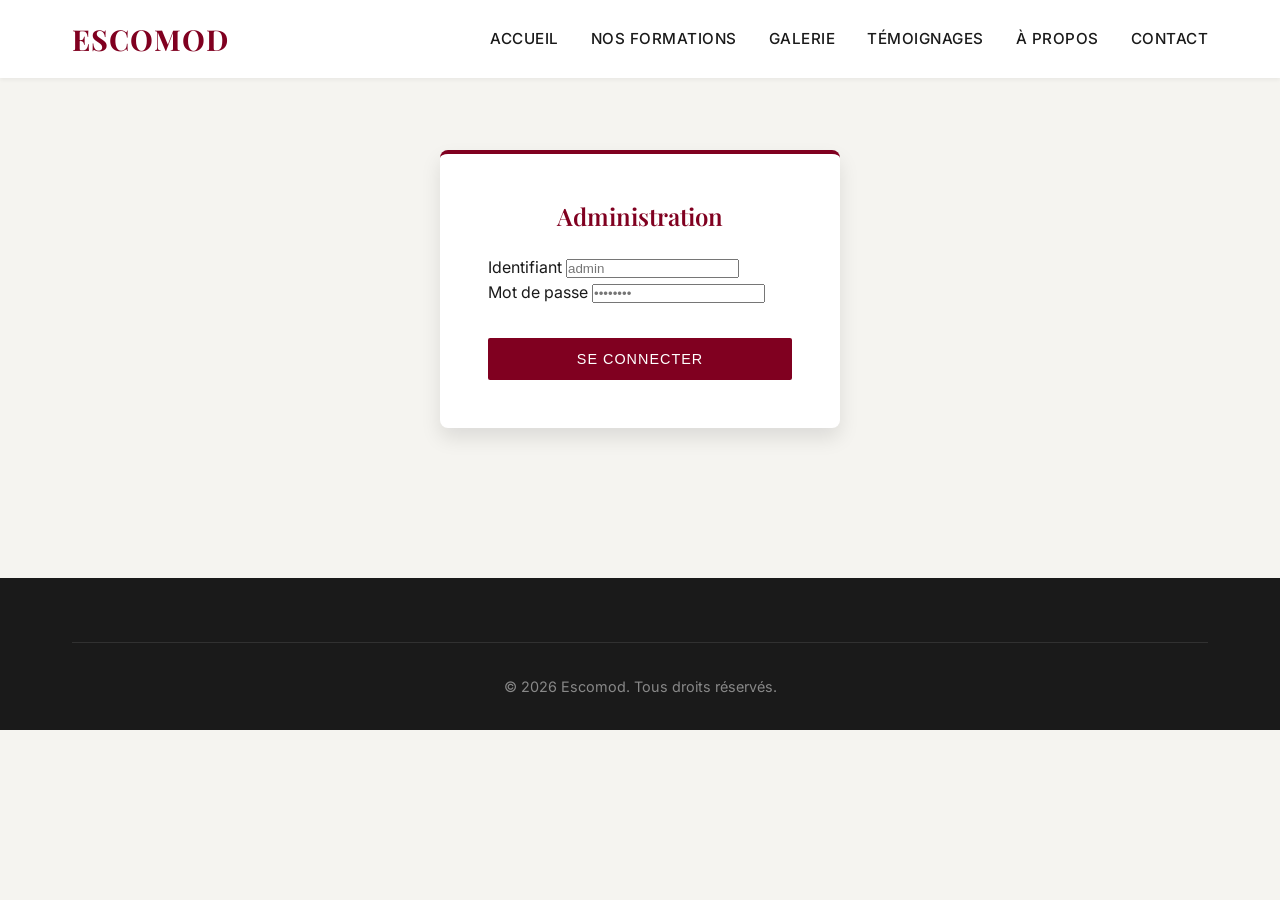
<file: admin.html>
<!DOCTYPE html>
<html lang="fr">
<head>
    <meta charset="UTF-8">
    <meta name="viewport" content="width=device-width, initial-scale=1.0">
    <title>Administration - Escomod</title>
    
    <link rel="preconnect" href="https://fonts.googleapis.com">
    <link rel="preconnect" href="https://fonts.gstatic.com" crossorigin>
    <link href="https://fonts.googleapis.com/css2?family=Inter:wght@300;400;500;600&family=Playfair+Display:wght@400;600;700&display=swap" rel="stylesheet">
    <link rel="stylesheet" href="https://cdnjs.cloudflare.com/ajax/libs/font-awesome/6.4.0/css/all.min.css">
    <link rel="stylesheet" href="css/style.css">

    <style>
        body {
            background-color: #f5f4f0;
        }
        .admin-container {
            max-width: 1100px;
            margin: 120px auto 50px;
            padding: 0 2rem;
        }
        
        /* Login Card */
        .login-card {
            max-width: 400px;
            margin: 150px auto;
            background: var(--color-white);
            padding: 3rem;
            border-radius: 8px;
            box-shadow: var(--shadow-lg);
            border-top: 4px solid var(--color-primary);
        }
        .login-card h2 {
            font-family: var(--font-heading);
            color: var(--color-primary);
            margin-bottom: 1.5rem;
            text-align: center;
        }
        
        /* Dashboard Layout */
        .dashboard {
            display: none;
        }
        .dashboard.active {
            display: block;
        }
        .dashboard-header {
            display: flex;
            justify-content: space-between;
            align-items: center;
            border-bottom: 2px solid var(--color-primary);
            padding-bottom: 1rem;
            margin-bottom: 2.5rem;
        }
        .dashboard-header h1 {
            color: var(--color-primary);
        }
        
        .dashboard-grid {
            display: grid;
            grid-template-columns: 1fr 1.5fr;
            gap: 3rem;
        }
        @media (max-width: 768px) {
            .dashboard-grid {
                grid-template-columns: 1fr;
            }
        }
        
        /* Form Card */
        .admin-card {
            background: var(--color-white);
            padding: 2.5rem;
            border-radius: 6px;
            box-shadow: var(--shadow-sm);
            border: 1px solid #e2e0d9;
            height: fit-content;
        }
        .admin-card h2 {
            font-size: 1.5rem;
            color: var(--color-primary);
            margin-bottom: 1.5rem;
            border-bottom: 1px solid var(--color-grey);
            padding-bottom: 0.5rem;
        }
        
        .form-row {
            display: grid;
            grid-template-columns: 1fr 1fr;
            gap: 1rem;
        }
        
        /* Table/List of items */
        .media-list {
            display: flex;
            flex-direction: column;
            gap: 1rem;
            max-height: 600px;
            overflow-y: auto;
            padding-right: 0.5rem;
        }
        .media-item {
            display: flex;
            align-items: center;
            justify-content: space-between;
            padding: 1rem;
            background: var(--color-bg);
            border-radius: 4px;
            border: 1px solid var(--color-grey);
            gap: 1rem;
        }
        .media-info {
            display: flex;
            align-items: center;
            gap: 1rem;
        }
        .media-thumb {
            width: 50px;
            height: 50px;
            border-radius: 4px;
            object-fit: cover;
            background-color: #333;
            display: flex;
            align-items: center;
            justify-content: center;
            color: white;
            font-size: 1.2rem;
        }
        .media-details h4 {
            font-size: 1rem;
            margin-bottom: 0.2rem;
        }
        .media-details p {
            font-size: 0.8rem;
            color: var(--color-grey-dark);
        }
        
        .badge {
            display: inline-block;
            padding: 0.2rem 0.5rem;
            font-size: 0.75rem;
            font-weight: 600;
            text-transform: uppercase;
            border-radius: 3px;
            margin-top: 0.2rem;
        }
        .badge-photo {
            background-color: #e3f2fd;
            color: #1565c0;
        }
        .badge-video {
            background-color: #fff3e0;
            color: #e65100;
        }
        
        .btn-delete {
            background-color: #ffebee;
            color: #c62828;
            padding: 0.5rem;
            border-radius: 4px;
            cursor: pointer;
            transition: all var(--transition-fast);
            border: none;
        }
        .btn-delete:hover {
            background-color: #c62828;
            color: white;
        }
        
        /* Export utility modal/box */
        .export-box {
            margin-top: 2rem;
            background-color: #1e1e1e;
            color: #d4d4d4;
            padding: 1.5rem;
            border-radius: 4px;
            font-family: monospace;
            font-size: 0.85rem;
            max-height: 250px;
            overflow-y: auto;
            white-space: pre-wrap;
            display: none;
        }
    </style>
</head>
<body>

    <!-- Navbar -->
    <nav class="navbar" style="background-color: var(--color-white);">
        <div class="container">
            <a href="index.html" class="logo">ESCOMOD</a>
            <div class="nav-links">
                <a href="index.html">Accueil</a>
                <a href="formations.html">Nos formations</a>
                <a href="galerie.html">Galerie</a>
                <a href="temoignages.html">Témoignages</a>
                <a href="a-propos.html">À propos</a>
                <a href="contact.html">Contact</a>
                <a href="#" class="btn btn-primary" id="btn-logout-nav" style="display: none; padding: 0.4rem 1rem; font-size: 0.8rem;">Déconnexion</a>
            </div>
            <div class="menu-toggle"><i class="fas fa-bars"></i></div>
        </div>
    </nav>

    <div class="admin-container">
        
        <!-- LOGIN CARD -->
        <div id="login-container" class="login-card">
            <h2>Administration</h2>
            <div id="login-error" style="color: red; font-size: 0.9rem; margin-bottom: 1rem; display: none; text-align: center;">Mot de passe incorrect.</div>
            <form id="login-form">
                <div class="form-group">
                    <label for="username">Identifiant</label>
                    <input type="text" id="username" class="form-control" placeholder="admin" required autocomplete="username">
                </div>
                <div class="form-group" style="margin-bottom: 2rem;">
                    <label for="password">Mot de passe</label>
                    <input type="password" id="password" class="form-control" placeholder="••••••••" required autocomplete="current-password">
                </div>
                <button type="submit" class="btn btn-primary" style="width: 100%;">Se connecter</button>
            </form>
        </div>

        <!-- DASHBOARD PANEL -->
        <div id="dashboard-container" class="dashboard">
            <div class="dashboard-header">
                <h1>Panneau de Contrôle Galerie</h1>
                <button class="btn btn-outline" id="btn-logout" style="padding: 0.5rem 1.2rem; font-size: 0.85rem;">Déconnexion</button>
            </div>

            <div class="dashboard-grid">
                <!-- FORMULAIRE D'AJOUT -->
                <div class="admin-card">
                    <h2>Ajouter un Média</h2>
                    <form id="add-media-form">
                        
                        <div class="form-row">
                            <div class="form-group">
                                <label for="title_fr">Titre (Français) *</label>
                                <input type="text" id="title_fr" class="form-control" placeholder="ex: Caftan Royal" required>
                            </div>
                            <div class="form-group">
                                <label for="title_ar">Titre (Arabe)</label>
                                <input type="text" id="title_ar" class="form-control" dir="rtl" placeholder="ex: قفطان ملكي">
                            </div>
                        </div>

                        <div class="form-row">
                            <div class="form-group">
                                <label for="desc_fr">Description / Collection (FR)</label>
                                <input type="text" id="desc_fr" class="form-control" placeholder="ex: Collection 2025">
                            </div>
                            <div class="form-group">
                                <label for="desc_ar">Description / Collection (AR)</label>
                                <input type="text" id="desc_ar" class="form-control" dir="rtl" placeholder="ex: مجموعة 2025">
                            </div>
                        </div>

                        <div class="form-group">
                            <label for="media_url">Lien / Chemin du fichier *</label>
                            <input type="text" id="media_url" class="form-control" placeholder="ex: images/galerie/projet.jpg ou videos/mon_video.mp4" required>
                            <small style="color: #888; font-size: 0.8rem;">Vous pouvez placer vos vidéos dans `videos/` et vos images dans `images/` et entrer leur chemin.</small>
                        </div>

                        <div class="form-row">
                            <div class="form-group">
                                <label for="media_type">Type de média</label>
                                <select id="media_type" class="form-control">
                                    <option value="photo">Photo</option>
                                    <option value="video">Vidéo</option>
                                </select>
                            </div>
                            <div class="form-group">
                                <label for="media_category">Catégorie</label>
                                <select id="media_category" class="form-control">
                                    <option value="pret_a_porter">Prêt-à-porter</option>
                                    <option value="haute_couture">Haute Couture</option>

                                </select>
                            </div>
                        </div>

                        <button type="submit" class="btn btn-primary" style="width: 100%; margin-top: 1rem;">Ajouter à la Galerie</button>
                    </form>

                    <div style="margin-top: 2rem; border-top: 1px solid var(--color-grey); padding-top: 1.5rem; display: flex; flex-direction: column; gap: 0.8rem;">
                        <button class="btn btn-outline" id="btn-export-json" style="width: 100%; font-size: 0.85rem;"><i class="fas fa-file-code"></i> Exporter les données (JSON)</button>
                        <button class="btn btn-outline" id="btn-reset" style="width: 100%; font-size: 0.85rem; color: #c62828; border-color: #c62828;"><i class="fas fa-undo"></i> Réinitialiser par défaut</button>
                    </div>

                    <div id="export-box-container" class="export-box"></div>
                </div>

                <!-- LISTE DES MEDIAS -->
                <div class="admin-card">
                    <h2>Médias de la Galerie (<span id="media-count">0</span>)</h2>
                    <div class="media-list" id="media-list-container">
                        <!-- Rempli dynamiquement -->
                    </div>
                </div>
            </div>
        </div>

    </div>

    <!-- Footer -->
    <footer class="footer">
        <div class="container">
            <div class="footer-bottom">
                <p>&copy; 2026 Escomod. Tous droits réservés.</p>
            </div>
        </div>
    </footer>

    <!-- Custom JS -->
    <script src="js/gallery.js"></script>
    <script>
        document.addEventListener('DOMContentLoaded', () => {
            const loginContainer = document.getElementById('login-container');
            const dashboardContainer = document.getElementById('dashboard-container');
            const loginForm = document.getElementById('login-form');
            const usernameInput = document.getElementById('username');
            const passwordInput = document.getElementById('password');
            const loginError = document.getElementById('login-error');
            const btnLogout = document.getElementById('btn-logout');
            const btnLogoutNav = document.getElementById('btn-logout-nav');
            
            const addMediaForm = document.getElementById('add-media-form');
            const mediaListContainer = document.getElementById('media-list-container');
            const mediaCountSpan = document.getElementById('media-count');
            const btnReset = document.getElementById('btn-reset');
            const btnExportJson = document.getElementById('btn-export-json');
            const exportBoxContainer = document.getElementById('export-box-container');

            // Authentication check
            const checkAuth = () => {
                if (sessionStorage.getItem('escomod_admin_auth') === 'true') {
                    loginContainer.style.display = 'none';
                    dashboardContainer.classList.add('active');
                    btnLogoutNav.style.display = 'inline-block';
                    loadDashboard();
                } else {
                    loginContainer.style.display = 'block';
                    dashboardContainer.classList.remove('active');
                    btnLogoutNav.style.display = 'none';
                }
            };

            // Login submit
            loginForm.addEventListener('submit', (e) => {
                e.preventDefault();
                const username = usernameInput.value.trim();
                const password = passwordInput.value.trim();

                // Simple admin login credential
                if (username === 'admin' && password === 'escomod2026') {
                    sessionStorage.setItem('escomod_admin_auth', 'true');
                    loginError.style.display = 'none';
                    usernameInput.value = '';
                    passwordInput.value = '';
                    checkAuth();
                } else {
                    loginError.style.display = 'block';
                }
            });

            // Logout
            const performLogout = () => {
                sessionStorage.removeItem('escomod_admin_auth');
                checkAuth();
            };
            btnLogout.addEventListener('click', performLogout);
            btnLogoutNav.addEventListener('click', (e) => {
                e.preventDefault();
                performLogout();
            });

            // Load dashboard media list
            function loadDashboard() {
                const items = getGalleryItems();
                mediaCountSpan.textContent = items.length;
                mediaListContainer.innerHTML = '';

                if (items.length === 0) {
                    mediaListContainer.innerHTML = '<p style="text-align: center; color: var(--color-grey-dark); padding: 2rem;">Aucun média dans la galerie.</p>';
                    return;
                }

                items.forEach(item => {
                    const mediaItem = document.createElement('div');
                    mediaItem.className = 'media-item';

                    const isVideo = item.type === 'video';
                    let thumbHtml = '';
                    if (isVideo) {
                        thumbHtml = `<div class="media-thumb"><i class="fas fa-play"></i></div>`;
                    } else {
                        thumbHtml = `<img src="${item.url}" class="media-thumb" onerror="this.outerHTML='<div class=\"media-thumb\"><i class=\"fas fa-image\"></i></div>'">`;
                    }

                    const badgeClass = isVideo ? 'badge-video' : 'badge-photo';
                    const badgeText = isVideo ? 'Vidéo' : 'Photo';
                    const categoryText = item.category === 'haute_couture' ? 'Haute Couture' : (item.category === 'pret_a_porter' ? 'Prêt-à-porter' : 'Défilé');

                    mediaItem.innerHTML = `
                        <div class="media-info">
                            ${thumbHtml}
                            <div class="media-details">
                                <h4>${item.title_fr} <span style="font-size:0.8rem; color:#888; font-weight:normal;">(${item.title_ar || 'Pas d\'arabe'})</span></h4>
                                <p>${item.desc_fr || 'Pas de description'} | Catégorie: ${categoryText}</p>
                                <span class="badge ${badgeClass}">${badgeText}</span>
                            </div>
                        </div>
                        <button class="btn-delete" data-id="${item.id}" title="Supprimer ce média"><i class="fas fa-trash-alt"></i></button>
                    `;

                    // Delete button event
                    mediaItem.querySelector('.btn-delete').addEventListener('click', (e) => {
                        const id = e.currentTarget.getAttribute('data-id');
                        if (confirm(`Voulez-vous vraiment supprimer "${item.title_fr}" de la galerie ?`)) {
                            deleteGalleryItem(id);
                            loadDashboard();
                            // masquer l'export s'il est ouvert
                            exportBoxContainer.style.display = 'none';
                        }
                    });

                    mediaListContainer.appendChild(mediaItem);
                });
            }

            // Form Submit for adding media
            addMediaForm.addEventListener('submit', (e) => {
                e.preventDefault();
                
                const title_fr = document.getElementById('title_fr').value.trim();
                const title_ar = document.getElementById('title_ar').value.trim();
                const desc_fr = document.getElementById('desc_fr').value.trim();
                const desc_ar = document.getElementById('desc_ar').value.trim();
                const url = document.getElementById('media_url').value.trim();
                const type = document.getElementById('media_type').value;
                const category = document.getElementById('media_category').value;

                addGalleryItem({
                    title_fr,
                    title_ar,
                    desc_fr,
                    desc_ar,
                    url,
                    type,
                    category
                });

                addMediaForm.reset();
                loadDashboard();
                exportBoxContainer.style.display = 'none';
                alert('Média ajouté avec succès !');
            });

            // Reset gallery
            btnReset.addEventListener('click', () => {
                if (confirm('Voulez-vous vraiment réinitialiser la galerie aux valeurs par défaut ? Vos modifications personnalisées seront perdues.')) {
                    resetGallery();
                    loadDashboard();
                    exportBoxContainer.style.display = 'none';
                }
            });

            // Export JSON
            btnExportJson.addEventListener('click', () => {
                const items = getGalleryItems();
                const jsonStr = JSON.stringify(items, null, 4);
                
                exportBoxContainer.textContent = `// Copiez ce code et remplacez le contenu de DEFAULT_GALLERY dans js/gallery.js pour pérenniser vos modifications dans le code source.\n\nconst DEFAULT_GALLERY = ${jsonStr};`;
                exportBoxContainer.style.display = 'block';
                exportBoxContainer.scrollIntoView({ behavior: 'smooth' });
            });

            // Init check
            checkAuth();
        });
    </script>
    <script src="js/main.js"></script>
</body>
</html>
</file>
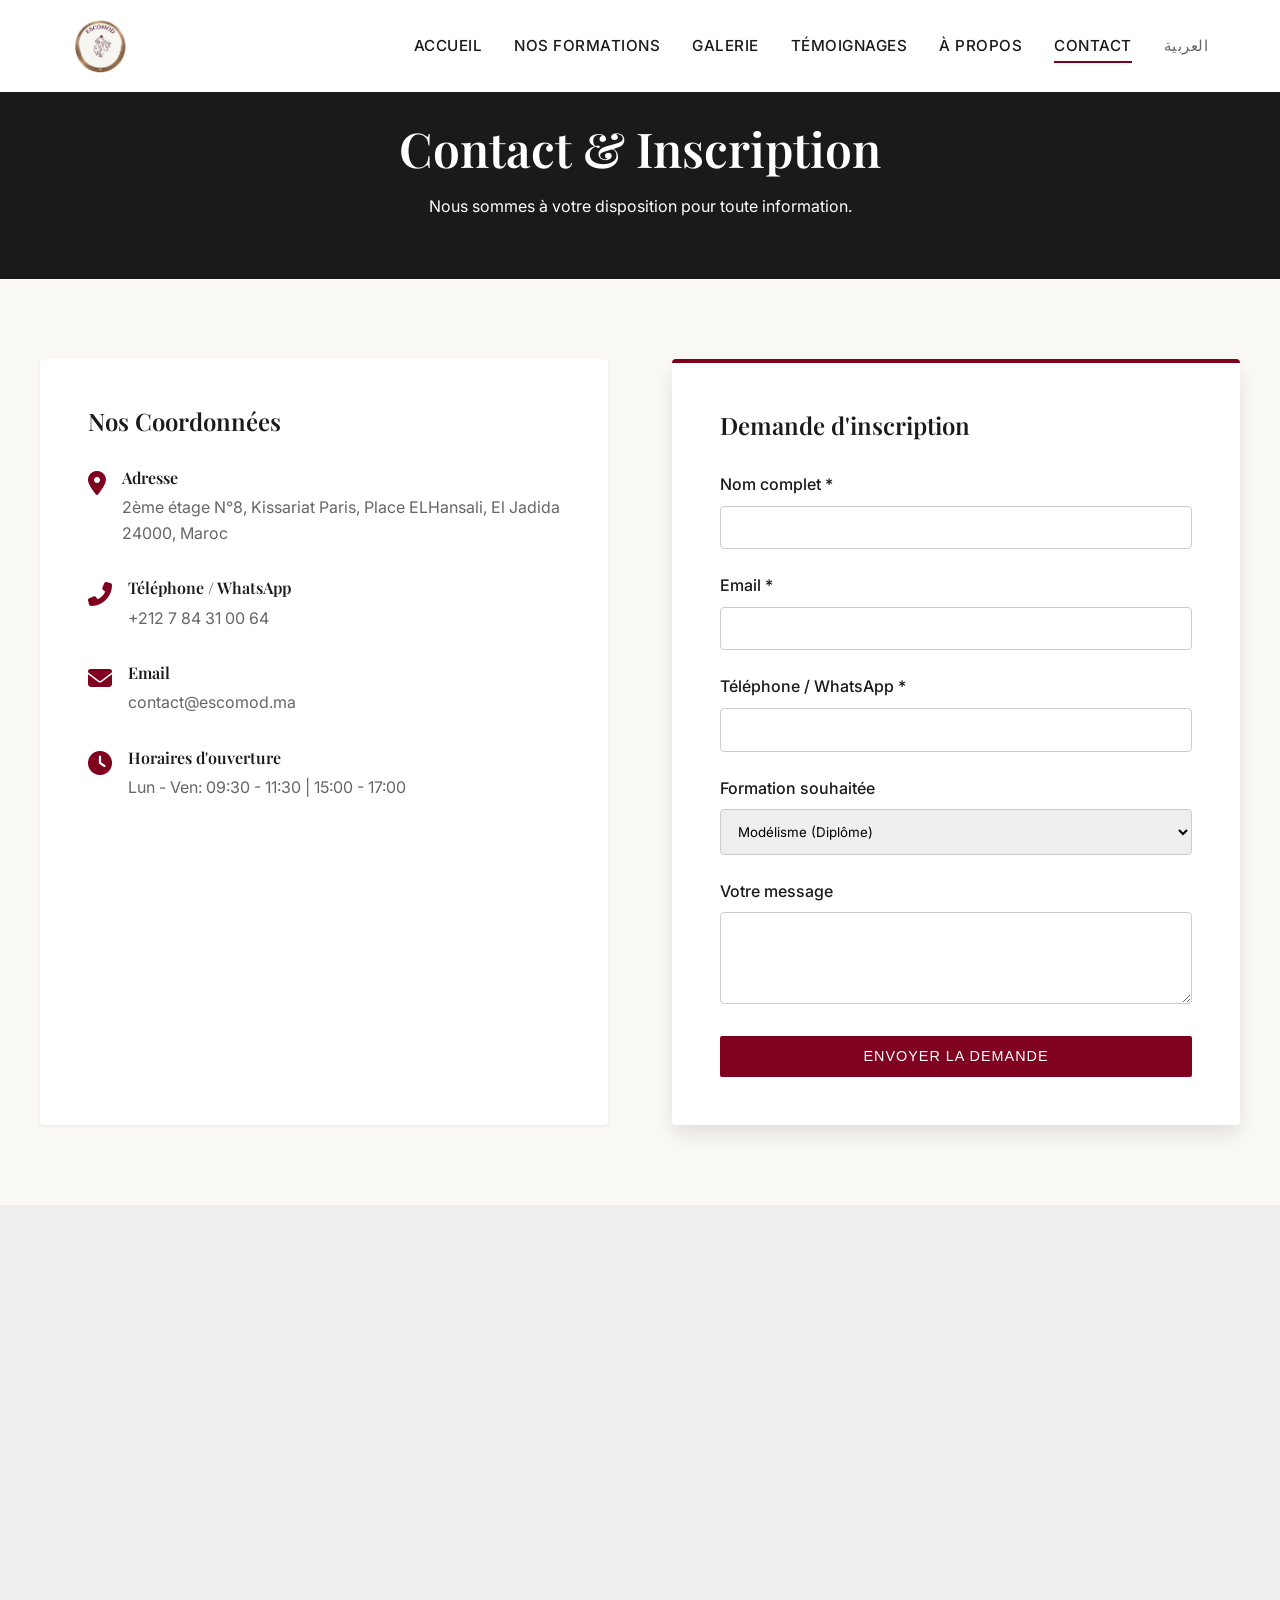
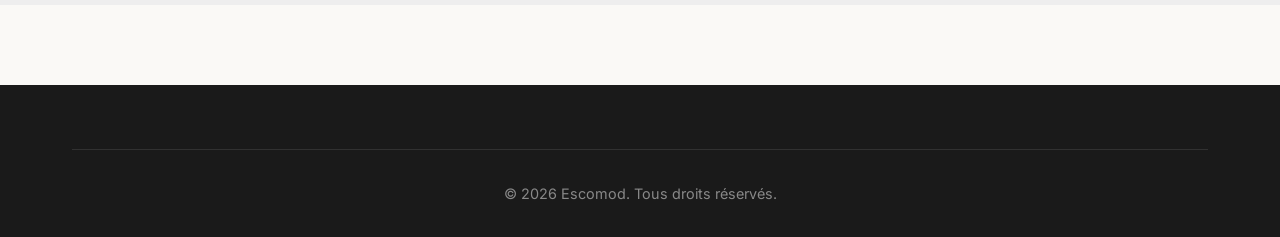
<file: contact.html>
<!DOCTYPE html>
<html lang="fr">

<head>
    <meta charset="UTF-8">
    <meta name="viewport" content="width=device-width, initial-scale=1.0">
    <title>Contact & Inscription - Escomod</title>
    <meta name="description"
        content="Contactez Escomod El Jadida pour vous inscrire à nos formations en couture et modélisme.">

    <link rel="preconnect" href="https://fonts.googleapis.com">
    <link rel="preconnect" href="https://fonts.gstatic.com" crossorigin>
    <link
        href="https://fonts.googleapis.com/css2?family=Inter:wght@300;400;500;600&family=Playfair+Display:wght@400;600;700&display=swap"
        rel="stylesheet">
    <link rel="stylesheet" href="https://cdnjs.cloudflare.com/ajax/libs/font-awesome/6.4.0/css/all.min.css">
    <link rel="stylesheet" href="css/style.css">

    <style>
        .page-header {
            padding: 120px 0 60px;
            background-color: var(--color-text);
            color: var(--color-white);
            text-align: center;
        }

        .page-header h1 {
            color: var(--color-white);
            font-size: 3rem;
            margin-bottom: 1rem;
        }

        .contact-section {
            padding: 5rem 0;
            display: grid;
            grid-template-columns: 1fr 1fr;
            gap: 4rem;
        }

        @media (max-width: 768px) {
            .contact-section {
                grid-template-columns: 1fr;
            }
        }

        .contact-info {
            background-color: var(--color-white);
            padding: 3rem;
            border-radius: 4px;
            box-shadow: var(--shadow-sm);
        }

        .info-item {
            display: flex;
            align-items: flex-start;
            gap: 1rem;
            margin-bottom: 2rem;
        }

        .info-item i {
            color: var(--color-primary);
            font-size: 1.5rem;
            margin-top: 0.2rem;
        }

        .info-item h4 {
            margin-bottom: 0.5rem;
        }

        .info-item p {
            color: var(--color-grey-dark);
        }

        /* Form */
        .contact-form {
            background-color: var(--color-white);
            padding: 3rem;
            border-radius: 4px;
            box-shadow: var(--shadow-lg);
            border-top: 4px solid var(--color-primary);
        }

        .form-group {
            margin-bottom: 1.5rem;
        }

        .form-group label {
            display: block;
            margin-bottom: 0.5rem;
            font-weight: 500;
        }

        .form-control {
            width: 100%;
            padding: 0.8rem;
            border: 1px solid #ccc;
            border-radius: 4px;
            font-family: inherit;
            transition: border-color var(--transition-fast);
        }

        .form-control:focus {
            outline: none;
            border-color: var(--color-primary);
        }

        .map-container {
            width: 100%;
            height: 400px;
            background-color: #eee;
            margin-bottom: 5rem;
        }
    </style>
</head>

<body>

    <!-- Navbar -->
    <nav class="navbar" style="background-color: var(--color-white);">
        <div class="container">
            <a href="index.html" class="logo"><img src="images/escomod_logo.png" alt="Escomod Logo" class="logo-img"></a>
            <div class="nav-links">
                <a href="index.html">Accueil</a>
                <a href="formations.html">Nos formations</a>
                <a href="galerie.html">Galerie</a>
                <a href="temoignages.html">Témoignages</a>
                <a href="a-propos.html">À propos</a>
                <a href="contact.html" class="active">Contact</a>
                <a href="ar/contact.html" class="lang-switch">العربية</a>
            </div>
            <div class="menu-toggle"><i class="fas fa-bars"></i></div>
        </div>
    </nav>

    <!-- Header -->
    <header class="page-header">
        <div class="container">
            <h1>Contact & Inscription</h1>
            <p>Nous sommes à votre disposition pour toute information.</p>
        </div>
    </header>

    <div class="container contact-section">
        <!-- Informations de contact -->
        <div class="contact-info">
            <h2 style="margin-bottom: 2rem;">Nos Coordonnées</h2>

            <div class="info-item">
                <i class="fas fa-map-marker-alt"></i>
                <div>
                    <h4>Adresse</h4>
                    <p>2ème étage N°8, Kissariat Paris, Place ELHansali, El Jadida
                        24000, Maroc</p>
                </div>
            </div>

            <div class="info-item">
                <i class="fas fa-phone-alt"></i>
                <div>
                    <h4>Téléphone / WhatsApp</h4>
                    <p><a href="https://wa.me/212600000000">+212 7 84 31 00 64</a></p>
                </div>
            </div>

            <div class="info-item">
                <i class="fas fa-envelope"></i>
                <div>
                    <h4>Email</h4>
                    <p><a href="mailto:contact@escomod.ma">contact@escomod.ma</a></p>
                </div>
            </div>

            <div class="info-item">
                <i class="fas fa-clock"></i>
                <div>
                    <h4>Horaires d'ouverture</h4>
                    <p> Lun - Ven: 09:30 - 11:30 | 15:00 - 17:00</p>
                </div>
            </div>
        </div>

        <!-- Formulaire -->
        <div class="contact-form">
            <h2 style="margin-bottom: 2rem;">Demande d'inscription</h2>
            <!-- Formulaire via Formspree -->
            <form id="contact-form" action="https://formspree.io/f/mlgvzajv" method="POST">
                <input type="hidden" name="_subject" value="Demande d'inscription" />
                <div class="form-group">
                    <label for="name">Nom complet *</label>
                    <input type="text" id="name" name="name" class="form-control" required>
                </div>
                <div class="form-group">
                    <label for="email">Email *</label>
                    <input type="email" id="email" name="_replyto" class="form-control" required>
                </div>
                <div class="form-group">
                    <label for="phone">Téléphone / WhatsApp *</label>
                    <input type="tel" id="phone" name="phone" class="form-control" required>
                </div>
                <div class="form-group">
                    <label for="formation">Formation souhaitée</label>
                    <select id="formation" name="formation" class="form-control">
                        <option value="modelisme">Modélisme (Diplôme)</option>
                        <option value="coupe_couture">Coupe et couture (Diplôme)</option>
                        <option value="coupe_couture_traditionnelle">Coupe et couture traditionnelles (Attestation)
                        </option>
                        <option value="autre">Autre demande</option>
                    </select>
                </div>
                <div class="form-group">
                    <label for="message">Votre message</label>
                    <textarea id="message" name="message" rows="4" class="form-control"></textarea>
                </div>
                <button type="submit" class="btn btn-primary" style="width: 100%;">Envoyer la demande</button>
            </form>
        </div>
    </div>

    <!-- Google Maps -->
    <div class="map-container">
        <iframe
            src="https://www.google.com/maps/embed?pb=!1m18!1m12!1m3!1d3336.49310184638!2d-8.502914!3d33.2535808!2m3!1f0!2f0!3f0!3m2!1i1024!2i768!4f13.1!3m3!1m2!1s0xda91d12a5b46f37%3A0xebe96d82ffaba8bd!2sEscomod%20-%20Ecole%20sp%C3%A9ciale%20de%20couture%20et%20de%20mod%C3%A9lisme!5e0!3m2!1sfr!2sma!4v1780013951163!5m2!1sfr!2sma"
            width="100%" height="450" style="border:0;" allowfullscreen="" loading="lazy"
            referrerpolicy="no-referrer-when-downgrade"></iframe>
    </div>

    <!-- Footer -->
    <footer class="footer">
        <div class="container">
            <div class="footer-bottom">
                <p>&copy; 2026 Escomod. Tous droits réservés.</p>
            </div>
        </div>
    </footer>

    <script src="js/main.js"></script>
</body>

</html>
</file>
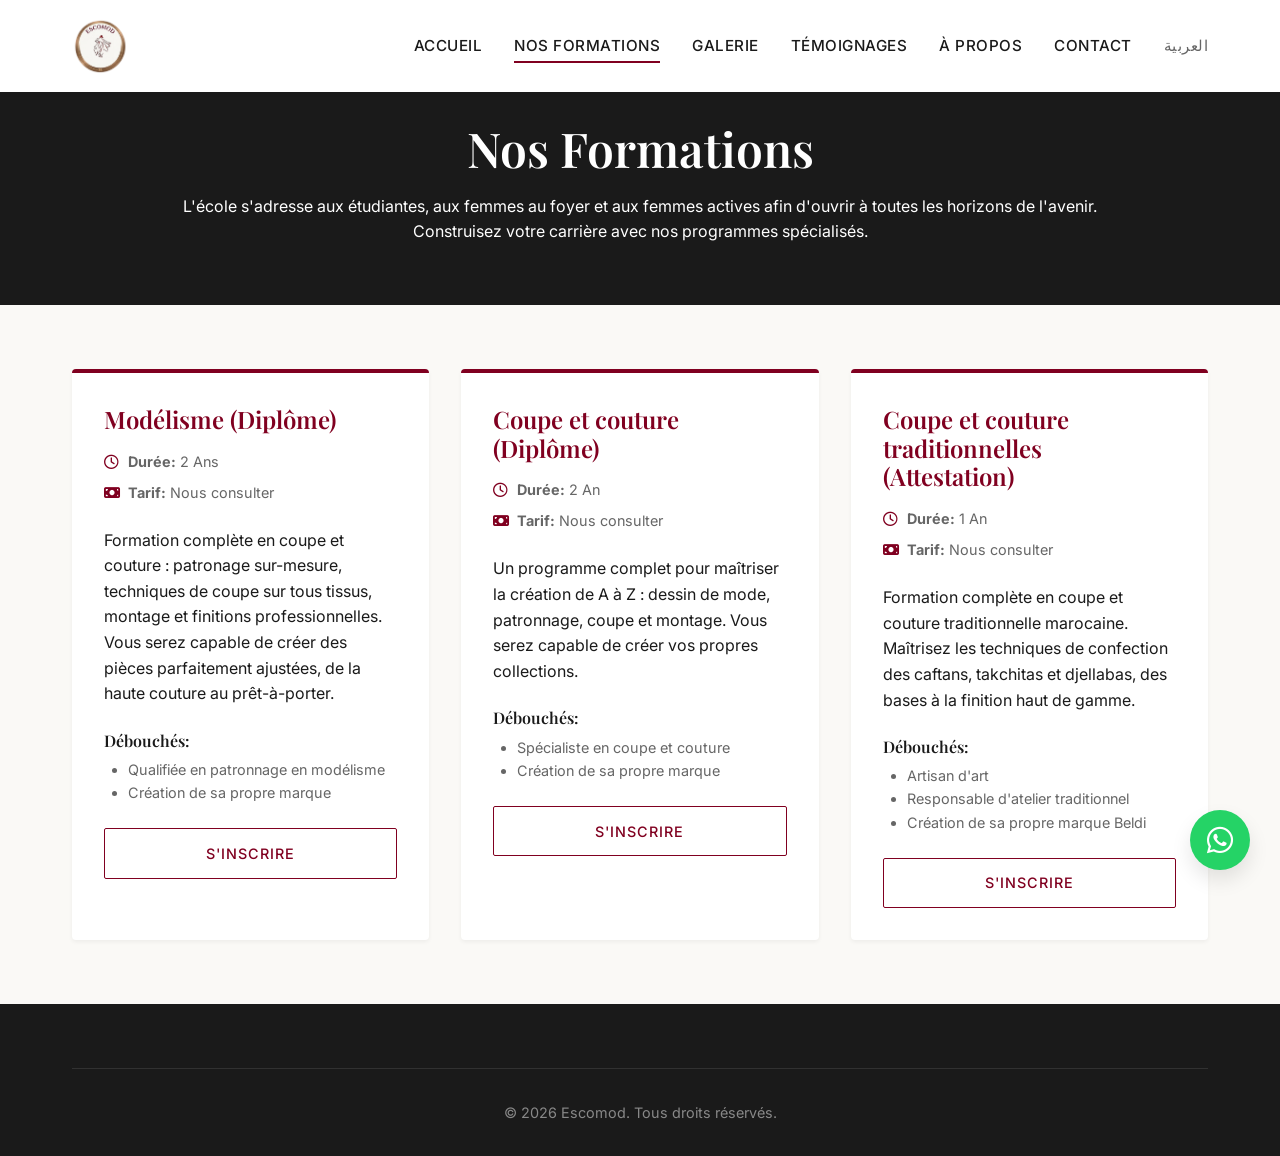
<file: formations.html>
<!DOCTYPE html>
<html lang="fr">

<head>
    <meta charset="UTF-8">
    <meta name="viewport" content="width=device-width, initial-scale=1.0">
    <title>Nos Formations - Escomod</title>
    <meta name="description"
        content="Découvrez nos formations professionnelles en stylisme, modélisme et haute couture à El Jadida.">

    <link rel="preconnect" href="https://fonts.googleapis.com">
    <link rel="preconnect" href="https://fonts.gstatic.com" crossorigin>
    <link
        href="https://fonts.googleapis.com/css2?family=Inter:wght@300;400;500;600&family=Playfair+Display:wght@400;600;700&display=swap"
        rel="stylesheet">
    <link rel="stylesheet" href="https://cdnjs.cloudflare.com/ajax/libs/font-awesome/6.4.0/css/all.min.css">
    <link rel="stylesheet" href="css/style.css">

    <style>
        .page-header {
            padding: 120px 0 60px;
            background-color: var(--color-text);
            color: var(--color-white);
            text-align: center;
        }

        .page-header h1 {
            color: var(--color-white);
            font-size: 3rem;
            margin-bottom: 1rem;
        }

        .courses-grid {
            display: grid;
            grid-template-columns: repeat(auto-fit, minmax(300px, 1fr));
            gap: 2rem;
            padding: 4rem 0;
        }

        .course-card {
            background: var(--color-white);
            border-radius: 4px;
            overflow: hidden;
            box-shadow: var(--shadow-sm);
            transition: transform var(--transition-normal);
            border-top: 4px solid var(--color-primary);
        }

        .course-card:hover {
            transform: translateY(-5px);
            box-shadow: var(--shadow-md);
        }

        .course-content {
            padding: 2rem;
        }

        .course-title {
            font-size: 1.5rem;
            margin-bottom: 1rem;
            color: var(--color-primary);
        }

        .course-meta {
            margin-bottom: 1.5rem;
            font-size: 0.9rem;
            color: var(--color-grey-dark);
            display: flex;
            flex-direction: column;
            gap: 0.5rem;
        }

        .course-meta i {
            width: 20px;
            color: var(--color-primary);
        }
    </style>
</head>

<body>

    <!-- Navbar -->
    <nav class="navbar" style="background-color: var(--color-white);">
        <div class="container">
            <a href="index.html" class="logo"><img src="images/escomod_logo.png" alt="Escomod Logo"
                    class="logo-img"></a>
            <div class="nav-links">
                <a href="index.html">Accueil</a>
                <a href="formations.html" class="active">Nos formations</a>
                <a href="galerie.html">Galerie</a>
                <a href="temoignages.html">Témoignages</a>
                <a href="a-propos.html">À propos</a>
                <a href="contact.html">Contact</a>
                <a href="ar/formations.html" class="lang-switch">العربية</a>
            </div>
            <div class="menu-toggle"><i class="fas fa-bars"></i></div>
        </div>
    </nav>

    <!-- Header -->
    <header class="page-header">
        <div class="container">
            <h1>Nos Formations</h1>
            <p>L'école s'adresse aux étudiantes, aux femmes au foyer et aux femmes actives afin d'ouvrir à toutes les
                horizons de l'avenir.</p>
            <p>Construisez votre carrière avec nos programmes spécialisés.</p>
        </div>
    </header>

    <!-- Courses List -->
    <section class="container">
        <div class="courses-grid">

            <!-- Formation 1 -->
            <div class="course-card">
                <div class="course-content">
                    <h3 class="course-title">Modélisme (Diplôme)</h3>
                    <div class="course-meta">
                        <span><i class="far fa-clock"></i> <b>Durée:</b> 2 Ans</span>
                        <span><i class="fas fa-money-bill"></i> <b>Tarif:</b> Nous consulter</span>
                    </div>
                    <p style="margin-bottom: 1.5rem;">Formation complète en coupe et couture : patronage sur-mesure,
                        techniques de coupe sur tous
                        tissus, montage et finitions professionnelles. Vous serez capable de créer des pièces
                        parfaitement
                        ajustées, de la haute couture au prêt-à-porter.
                    </p>
                    <h4 style="margin-bottom: 0.5rem; font-size: 1rem;">Débouchés:</h4>
                    <ul
                        style="list-style-type: disc; margin-left: 1.5rem; margin-bottom: 1.5rem; color: var(--color-grey-dark); font-size: 0.9rem;">
                        <li>Qualifiée en patronnage en modélisme</li>

                        <li>Création de sa propre marque</li>

                    </ul>
                    <a href="contact.html" class="btn btn-outline"
                        style="width: 100%; text-align: center;">S'inscrire</a>
                </div>
            </div>

            <!-- Formation 2 -->
            <div class="course-card">
                <div class="course-content">
                    <h3 class="course-title">Coupe et couture (Diplôme)</h3>
                    <div class="course-meta">
                        <span><i class="far fa-clock"></i> <b>Durée:</b> 2 An</span>
                        <span><i class="fas fa-money-bill"></i> <b>Tarif:</b> Nous consulter</span>
                    </div>
                    <p style="margin-bottom: 1.5rem;">Un programme complet pour maîtriser la création de A à Z : dessin
                        de mode, patronnage, coupe et montage. Vous serez capable de créer vos propres collections.</p>



                    <h4 style="margin-bottom: 0.5rem; font-size: 1rem;">Débouchés:</h4>
                    <ul
                        style="list-style-type: disc; margin-left: 1.5rem; margin-bottom: 1.5rem; color: var(--color-grey-dark); font-size: 0.9rem;">
                        <li>Spécialiste en coupe et couture</li>
                        <li>Création de sa propre marque</li>
                    </ul>
                    <a href="contact.html" class="btn btn-outline"
                        style="width: 100%; text-align: center;">S'inscrire</a>
                </div>
            </div>
            <!-- Formation 2 -->
            <div class="course-card">
                <div class="course-content">
                    <h3 class="course-title">Coupe et couture traditionnelles (Attestation)</h3>
                    <div class="course-meta">
                        <span><i class="far fa-clock"></i> <b>Durée:</b> 1 An</span>
                        <span><i class="fas fa-money-bill"></i> <b>Tarif:</b> Nous consulter</span>
                    </div>
                    <p style="margin-bottom: 1.5rem;">Formation complète en coupe et couture traditionnelle marocaine.
                        Maîtrisez les techniques de confection des caftans, takchitas et djellabas, des bases à la
                        finition haut de gamme.</p>
                    <h4 style="margin-bottom: 0.5rem; font-size: 1rem;">Débouchés:</h4>
                    <ul
                        style="list-style-type: disc; margin-left: 1.5rem; margin-bottom: 1.5rem; color: var(--color-grey-dark); font-size: 0.9rem;">
                        <li>Artisan d'art</li>
                        <li>Responsable d'atelier traditionnel</li>
                        <li>Création de sa propre marque Beldi</li>
                    </ul>
                    <a href="contact.html" class="btn btn-outline"
                        style="width: 100%; text-align: center;">S'inscrire</a>
                </div>
            </div>




        </div>
    </section>

    <!-- Footer -->
    <footer class="footer">
        <div class="container">
            <div class="footer-bottom">
                <p>&copy; 2026 Escomod. Tous droits réservés.</p>
            </div>
        </div>
    </footer>

    <!-- WhatsApp Floating Button -->
    <a href="https://wa.me/212600000000" class="whatsapp-float" target="_blank" rel="noopener noreferrer">
        <i class="fab fa-whatsapp"></i>
    </a>

    <script src="js/main.js"></script>
</body>

</html>
</file>
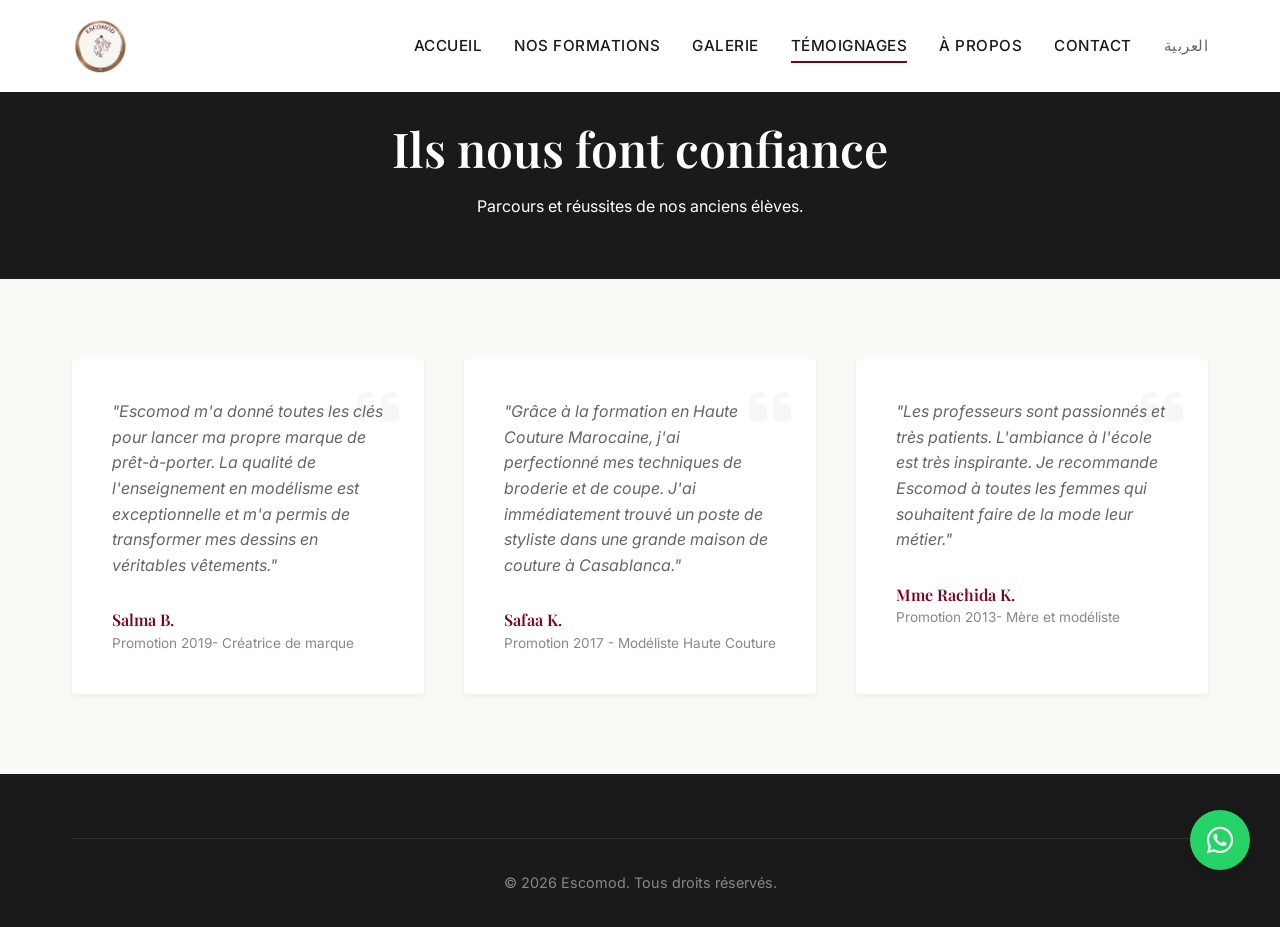
<file: temoignages.html>
<!DOCTYPE html>
<html lang="fr">

<head>
    <meta charset="UTF-8">
    <meta name="viewport" content="width=device-width, initial-scale=1.0">
    <title>Témoignages - Escomod</title>
    <meta name="description" content="Découvrez les parcours inspirants de nos anciens élèves diplômés d'Escomod.">

    <link rel="preconnect" href="https://fonts.googleapis.com">
    <link rel="preconnect" href="https://fonts.gstatic.com" crossorigin>
    <link
        href="https://fonts.googleapis.com/css2?family=Inter:wght@300;400;500;600&family=Playfair+Display:wght@400;600;700&display=swap"
        rel="stylesheet">
    <link rel="stylesheet" href="https://cdnjs.cloudflare.com/ajax/libs/font-awesome/6.4.0/css/all.min.css">
    <link rel="stylesheet" href="css/style.css">

    <style>
        .page-header {
            padding: 120px 0 60px;
            background-color: var(--color-text);
            color: var(--color-white);
            text-align: center;
        }

        .page-header h1 {
            color: var(--color-white);
            font-size: 3rem;
            margin-bottom: 1rem;
        }

        .testimonials-grid {
            display: grid;
            grid-template-columns: repeat(auto-fit, minmax(300px, 1fr));
            gap: 2.5rem;
            padding: 5rem 0;
        }

        .testimonial-card {
            background: var(--color-white);
            padding: 2.5rem;
            border-radius: 4px;
            box-shadow: var(--shadow-sm);
            position: relative;
        }

        .testimonial-card i.fa-quote-left {
            position: absolute;
            top: 1.5rem;
            right: 1.5rem;
            font-size: 3rem;
            color: var(--color-grey);
            opacity: 0.5;
        }

        .testimonial-content {
            font-style: italic;
            color: var(--color-grey-dark);
            margin-bottom: 2rem;
            position: relative;
            z-index: 1;
        }

        .student-info {
            display: flex;
            align-items: center;
            gap: 1rem;
        }

        .student-img {
            width: 60px;
            height: 60px;
            border-radius: 50%;
            object-fit: cover;
            background-color: #ddd;
        }

        .student-details h4 {
            color: var(--color-primary);
            margin-bottom: 0.2rem;
        }

        .student-details p {
            font-size: 0.85rem;
            color: #888;
        }
    </style>
</head>

<body>

    <!-- Navbar -->
    <nav class="navbar" style="background-color: var(--color-white);">
        <div class="container">
            <a href="index.html" class="logo"><img src="images/escomod_logo.png" alt="Escomod Logo"
                    class="logo-img"></a>
            <div class="nav-links">
                <a href="index.html">Accueil</a>
                <a href="formations.html">Nos formations</a>
                <a href="galerie.html">Galerie</a>
                <a href="temoignages.html" class="active">Témoignages</a>
                <a href="a-propos.html">À propos</a>
                <a href="contact.html">Contact</a>
                <a href="ar/temoignages.html" class="lang-switch">العربية</a>
            </div>
            <div class="menu-toggle"><i class="fas fa-bars"></i></div>
        </div>
    </nav>

    <!-- Header -->
    <header class="page-header">
        <div class="container">
            <h1>Ils nous font confiance</h1>
            <p>Parcours et réussites de nos anciens élèves.</p>
        </div>
    </header>

    <div class="container">
        <div class="testimonials-grid">

            <div class="testimonial-card">
                <i class="fas fa-quote-left"></i>
                <p class="testimonial-content">"Escomod m'a donné toutes les clés pour lancer ma propre marque de
                    prêt-à-porter. La qualité de l'enseignement en modélisme est exceptionnelle et m'a permis de
                    transformer mes dessins en véritables vêtements."</p>
                <div class="student-info">
                    <div class="student-details">
                        <h4>Salma B.</h4>
                        <p>Promotion 2019- Créatrice de marque</p>
                    </div>
                </div>
            </div>

            <div class="testimonial-card">
                <i class="fas fa-quote-left"></i>
                <p class="testimonial-content">"Grâce à la formation en Haute Couture Marocaine, j'ai perfectionné mes
                    techniques de broderie et de coupe. J'ai immédiatement trouvé un poste de styliste dans une grande
                    maison de couture à Casablanca."</p>
                <div class="student-info">
                    <div class="student-details">
                        <h4>Safaa K.</h4>
                        <p>Promotion 2017 - Modéliste Haute Couture</p>
                    </div>
                </div>
            </div>

            <div class="testimonial-card">
                <i class="fas fa-quote-left"></i>
                <p class="testimonial-content">"Les professeurs sont passionnés et très patients. L'ambiance à l'école
                    est très inspirante. Je recommande Escomod à toutes les femmes qui souhaitent faire de la mode leur
                    métier."</p>
                <div class="student-info">
                    <div class="student-details">
                        <h4>Mme Rachida K.</h4>
                        <p>Promotion 2013- Mère et modéliste</p>
                    </div>
                </div>
            </div>

        </div>
    </div>

    <!-- Footer -->
    <footer class="footer">
        <div class="container">
            <div class="footer-bottom">
                <p>&copy; 2026 Escomod. Tous droits réservés.</p>
            </div>
        </div>
    </footer>

    <!-- WhatsApp Floating Button -->
    <a href="https://wa.me/212600000000" class="whatsapp-float" target="_blank" rel="noopener noreferrer">
        <i class="fab fa-whatsapp"></i>
    </a>

    <script src="js/main.js"></script>
</body>

</html>
</file>
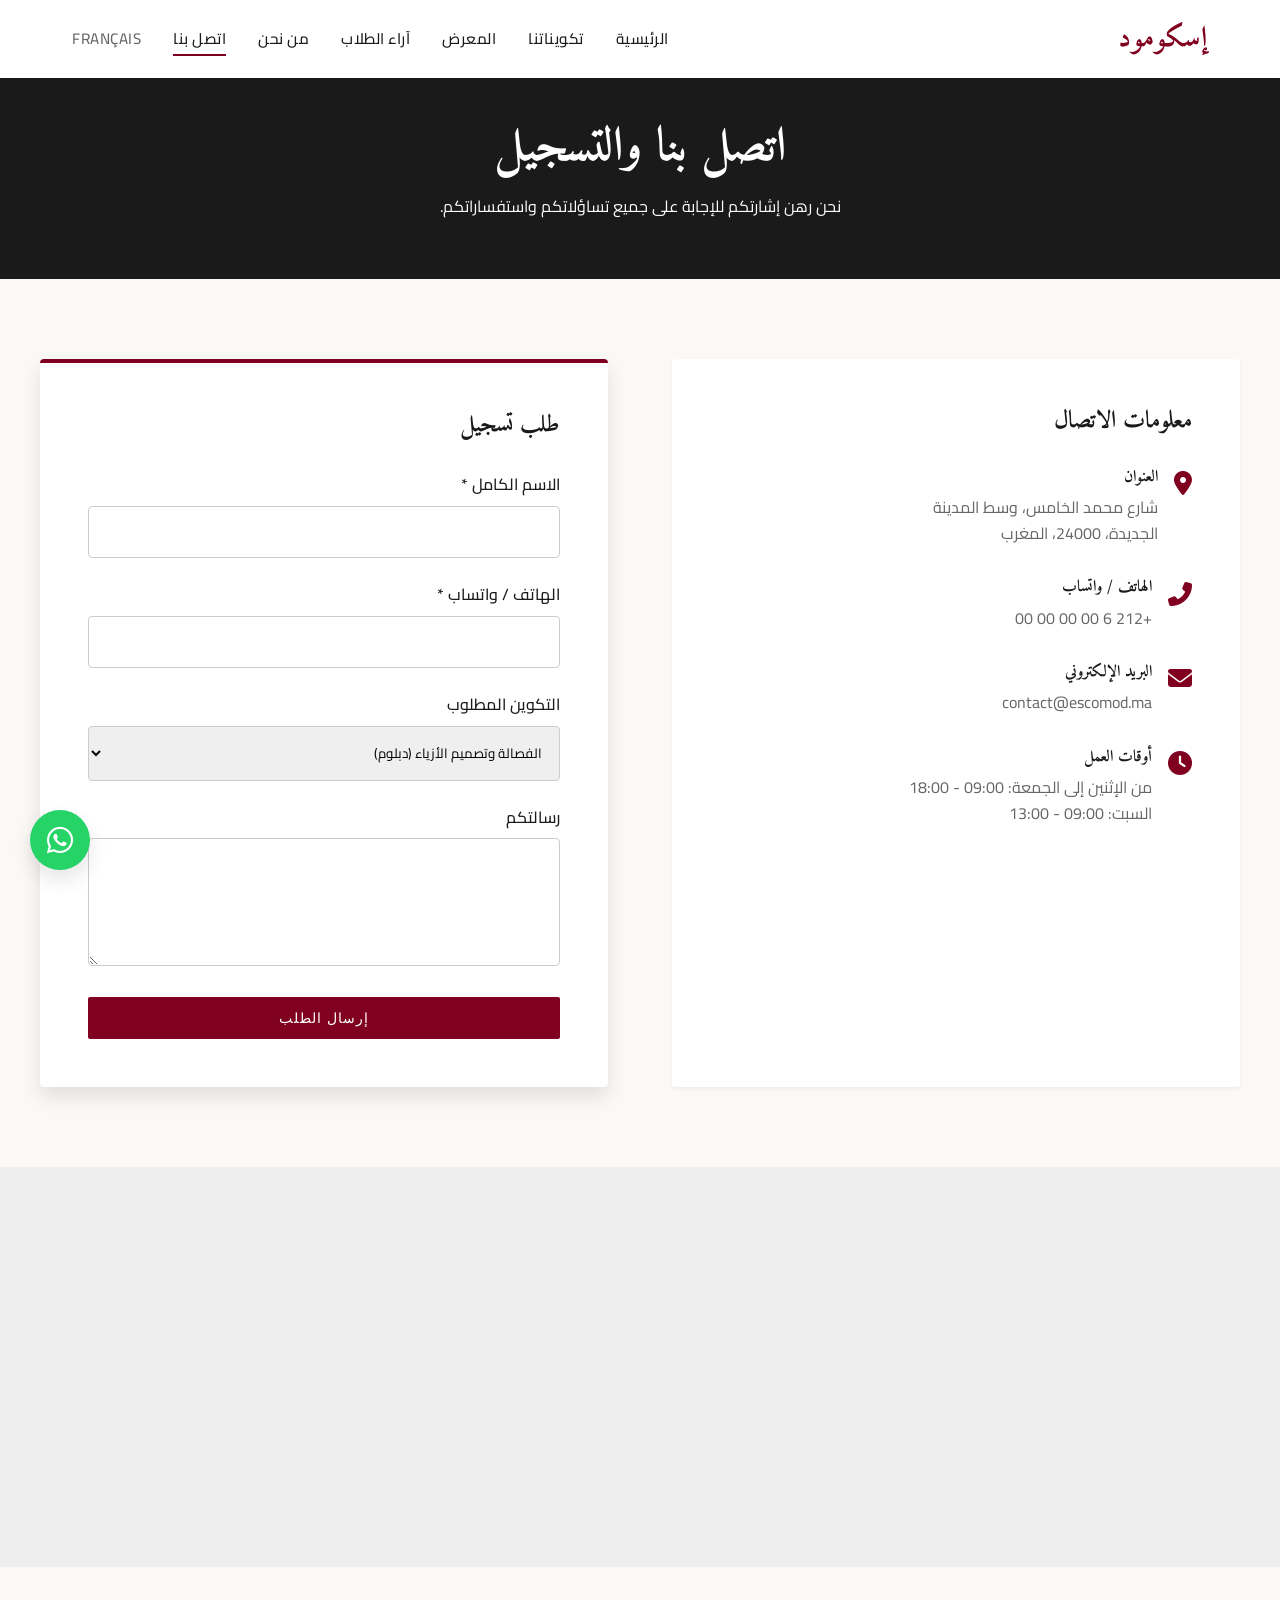
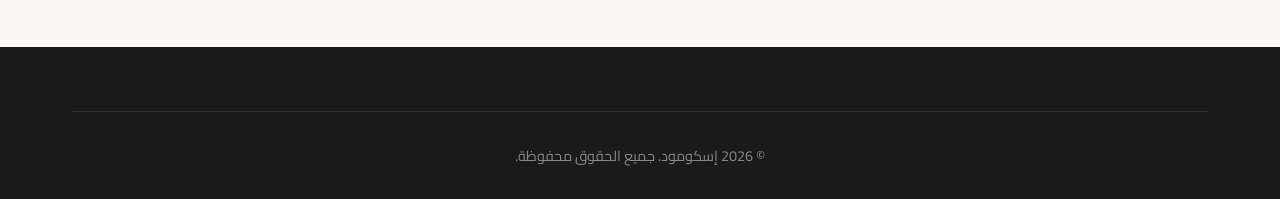
<file: ar/contact.html>
<!DOCTYPE html>
<html lang="ar" dir="rtl">
<head>
    <meta charset="UTF-8">
    <meta name="viewport" content="width=device-width, initial-scale=1.0">
    <title>اتصل بنا - إسكومود</title>
    <meta name="description" content="اتصل بمدرسة إسكومود الجديدة للتسجيل أو الاستفسار عن برامج التكوين لدينا.">
    
    <link rel="preconnect" href="https://fonts.googleapis.com">
    <link rel="preconnect" href="https://fonts.gstatic.com" crossorigin>
    <link href="https://fonts.googleapis.com/css2?family=Cairo:wght@300;400;600;700&family=Amiri:wght@400;700&display=swap" rel="stylesheet">
    <link rel="stylesheet" href="https://cdnjs.cloudflare.com/ajax/libs/font-awesome/6.4.0/css/all.min.css">
    <link rel="stylesheet" href="../css/style.css">

    <style>
        body { font-family: 'Cairo', sans-serif; }
        h1, h2, h3, h4, h5, h6, .logo { font-family: 'Amiri', serif; }

        .page-header {
            padding: 120px 0 60px;
            background-color: var(--color-text);
            color: var(--color-white);
            text-align: center;
        }
        .page-header h1 {
            color: var(--color-white);
            font-size: 3rem;
            margin-bottom: 1rem;
        }
        .contact-section {
            padding: 5rem 0;
            display: grid;
            grid-template-columns: 1fr 1fr;
            gap: 4rem;
        }
        @media (max-width: 768px) {
            .contact-section {
                grid-template-columns: 1fr;
            }
        }
        .contact-info {
            background-color: var(--color-white);
            padding: 3rem;
            border-radius: 4px;
            box-shadow: var(--shadow-sm);
        }
        .info-item {
            display: flex;
            align-items: flex-start;
            gap: 1rem;
            margin-bottom: 2rem;
        }
        .info-item i {
            color: var(--color-primary);
            font-size: 1.5rem;
            margin-top: 0.2rem;
        }
        .info-item h4 {
            margin-bottom: 0.5rem;
        }
        .info-item p {
            color: var(--color-grey-dark);
        }
        
        /* Form */
        .contact-form {
            background-color: var(--color-white);
            padding: 3rem;
            border-radius: 4px;
            box-shadow: var(--shadow-lg);
            border-top: 4px solid var(--color-primary);
        }
        .form-group {
            margin-bottom: 1.5rem;
        }
        .form-group label {
            display: block;
            margin-bottom: 0.5rem;
            font-weight: 500;
        }
        .form-control {
            width: 100%;
            padding: 0.8rem;
            border: 1px solid #ccc;
            border-radius: 4px;
            font-family: inherit;
            transition: border-color var(--transition-fast);
        }
        .form-control:focus {
            outline: none;
            border-color: var(--color-primary);
        }
        .map-container {
            width: 100%;
            height: 400px;
            background-color: #eee;
            margin-bottom: 5rem;
        }
    </style>
</head>
<body>

    <!-- Navbar -->
    <nav class="navbar" style="background-color: var(--color-white);">
        <div class="container">
            <a href="index.html" class="logo">إسكومود</a>
            <div class="nav-links">
                <a href="index.html">الرئيسية</a>
                <a href="formations.html">تكويناتنا</a>
                <a href="galerie.html">المعرض</a>
                <a href="temoignages.html">آراء الطلاب</a>
                <a href="a-propos.html">من نحن</a>
                <a href="contact.html" class="active">اتصل بنا</a>
                <a href="../contact.html" class="lang-switch">Français</a>
            </div>
            <div class="menu-toggle"><i class="fas fa-bars"></i></div>
        </div>
    </nav>

    <!-- Header -->
    <header class="page-header">
        <div class="container">
            <h1>اتصل بنا والتسجيل</h1>
            <p>نحن رهن إشارتكم للإجابة على جميع تساؤلاتكم واستفساراتكم.</p>
        </div>
    </header>

    <div class="container contact-section">
        <!-- Informations de contact -->
        <div class="contact-info">
            <h2 style="margin-bottom: 2rem;">معلومات الاتصال</h2>
            
            <div class="info-item">
                <i class="fas fa-map-marker-alt"></i>
                <div>
                    <h4>العنوان</h4>
                    <p>شارع محمد الخامس، وسط المدينة<br>الجديدة، 24000، المغرب</p>
                </div>
            </div>
            
            <div class="info-item">
                <i class="fas fa-phone-alt"></i>
                <div>
                    <h4>الهاتف / واتساب</h4>
                    <p><a href="https://wa.me/212600000000">+212 6 00 00 00 00</a></p>
                </div>
            </div>
            
            <div class="info-item">
                <i class="fas fa-envelope"></i>
                <div>
                    <h4>البريد الإلكتروني</h4>
                    <p><a href="mailto:contact@escomod.ma">contact@escomod.ma</a></p>
                </div>
            </div>
            
            <div class="info-item">
                <i class="fas fa-clock"></i>
                <div>
                    <h4>أوقات العمل</h4>
                    <p>من الإثنين إلى الجمعة: 09:00 - 18:00<br>السبت: 09:00 - 13:00</p>
                </div>
            </div>
        </div>

        <!-- Formulaire -->
        <div class="contact-form">
            <h2 style="margin-bottom: 2rem;">طلب تسجيل</h2>
            <form action="mailto:contact@escomod.ma" method="POST" enctype="text/plain">
                <div class="form-group">
                    <label for="name">الاسم الكامل *</label>
                    <input type="text" id="name" name="Nom" class="form-control" required>
                </div>
                
                <div class="form-group">
                    <label for="phone">الهاتف / واتساب *</label>
                    <input type="tel" id="phone" name="Telephone" class="form-control" required>
                </div>
                
                <div class="form-group">
                    <label for="formation">التكوين المطلوب</label>
                    <select id="formation" name="Formation" class="form-control">
                        <option value="modelisme">الفصالة وتصميم الأزياء (دبلوم)</option>
                        <option value="coupe_couture">الفصالة والخياطة العصرية (دبلوم)</option>
                        <option value="coupe_couture_traditionnelle">الفصالة والخياطة التقليدية (شهادة)</option>
                        <option value="autre">طلب آخر</option>
                    </select>
                </div>
                
                <div class="form-group">
                    <label for="message">رسالتكم</label>
                    <textarea id="message" name="Message" rows="4" class="form-control"></textarea>
                </div>
                
                <button type="submit" class="btn btn-primary" style="width: 100%;">إرسال الطلب</button>
            </form>
        </div>
    </div>

    <!-- Google Maps -->
    <div class="map-container">
        <iframe src="https://www.google.com/maps/embed?pb=!1m18!1m12!1m3!1d3326.353380486806!2d-8.5085376!3d33.2503281!2m3!1f0!2f0!3f0!3m2!1i1024!2i768!4f13.1!3m3!1m2!1s0xda91dffaaaaaaaab%3A0x1111111111111111!2sEl%20Jadida!5e0!3m2!1sfr!2sma!4v1700000000000!5m2!1sfr!2sma" width="100%" height="100%" style="border:0;" allowfullscreen="" loading="lazy" referrerpolicy="no-referrer-when-downgrade"></iframe>
    </div>

    <!-- Footer -->
    <footer class="footer">
        <div class="container">
            <div class="footer-bottom">
                <p>&copy; 2026 إسكومود. جميع الحقوق محفوظة.</p>
            </div>
        </div>
    </footer>

    <!-- WhatsApp Floating Button -->
    <a href="https://wa.me/212600000000" class="whatsapp-float" target="_blank" rel="noopener noreferrer">
        <i class="fab fa-whatsapp"></i>
    </a>

    <script src="../js/main.js"></script>
</body>
</html>
</file>
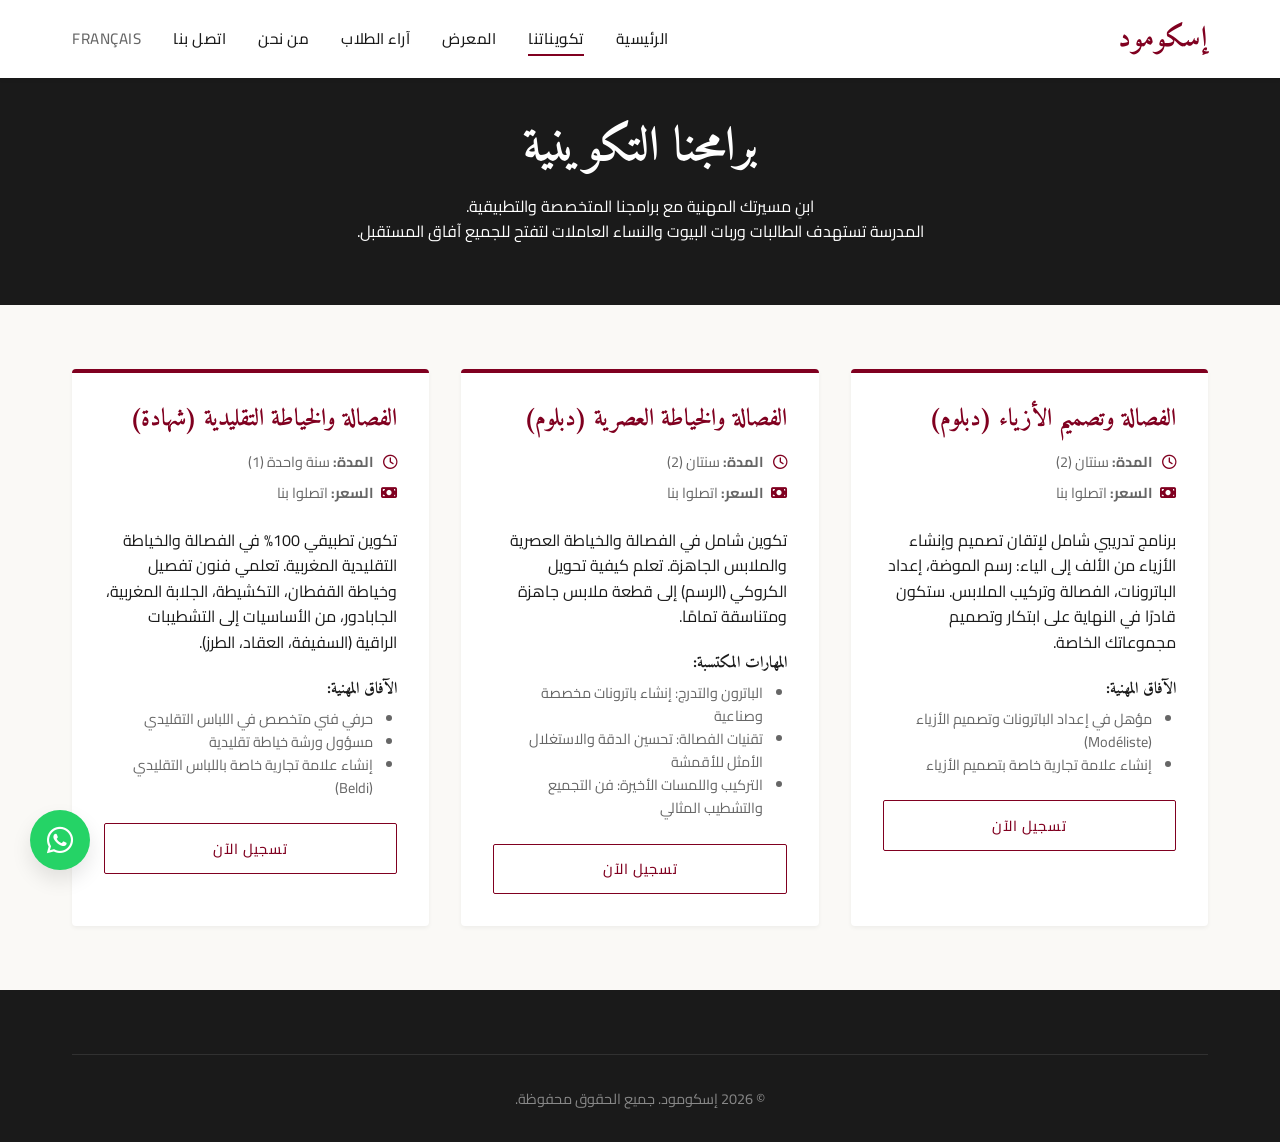
<file: ar/formations.html>
<!DOCTYPE html>
<html lang="ar" dir="rtl">
<head>
    <meta charset="UTF-8">
    <meta name="viewport" content="width=device-width, initial-scale=1.0">
    <title>تكويناتنا - إسكومود</title>
    <meta name="description" content="اكتشف برامج التكوين المهني لدينا في الفصالة، الخياطة وتصميم الأزياء بالجديدة.">
    
    <link rel="preconnect" href="https://fonts.googleapis.com">
    <link rel="preconnect" href="https://fonts.gstatic.com" crossorigin>
    <link href="https://fonts.googleapis.com/css2?family=Cairo:wght@300;400;600;700&family=Amiri:wght@400;700&display=swap" rel="stylesheet">
    <link rel="stylesheet" href="https://cdnjs.cloudflare.com/ajax/libs/font-awesome/6.4.0/css/all.min.css">
    <link rel="stylesheet" href="../css/style.css">

    <style>
        body { font-family: 'Cairo', sans-serif; }
        h1, h2, h3, h4, h5, h6, .logo { font-family: 'Amiri', serif; }

        .page-header {
            padding: 120px 0 60px;
            background-color: var(--color-text);
            color: var(--color-white);
            text-align: center;
        }
        .page-header h1 {
            color: var(--color-white);
            font-size: 3rem;
            margin-bottom: 1rem;
        }
        .courses-grid {
            display: grid;
            grid-template-columns: repeat(auto-fit, minmax(300px, 1fr));
            gap: 2rem;
            padding: 4rem 0;
        }
        .course-card {
            background: var(--color-white);
            border-radius: 4px;
            overflow: hidden;
            box-shadow: var(--shadow-sm);
            transition: transform var(--transition-normal);
            border-top: 4px solid var(--color-primary);
        }
        .course-card:hover {
            transform: translateY(-5px);
            box-shadow: var(--shadow-md);
        }
        .course-content {
            padding: 2rem;
        }
        .course-title {
            font-size: 1.5rem;
            margin-bottom: 1rem;
            color: var(--color-primary);
        }
        .course-meta {
            margin-bottom: 1.5rem;
            font-size: 0.9rem;
            color: var(--color-grey-dark);
            display: flex;
            flex-direction: column;
            gap: 0.5rem;
        }
        .course-meta i {
            width: 20px;
            color: var(--color-primary);
        }
    </style>
</head>
<body>

    <!-- Navbar -->
    <nav class="navbar" style="background-color: var(--color-white);">
        <div class="container">
            <a href="index.html" class="logo">إسكومود</a>
            <div class="nav-links">
                <a href="index.html">الرئيسية</a>
                <a href="formations.html" class="active">تكويناتنا</a>
                <a href="galerie.html">المعرض</a>
                <a href="temoignages.html">آراء الطلاب</a>
                <a href="a-propos.html">من نحن</a>
                <a href="contact.html">اتصل بنا</a>
                <a href="../formations.html" class="lang-switch">Français</a>
            </div>
            <div class="menu-toggle"><i class="fas fa-bars"></i></div>
        </div>
    </nav>

    <!-- Header -->
    <header class="page-header">
        <div class="container">
            <h1>برامجنا التكوينية</h1>
            <p>ابنِ مسيرتك المهنية مع برامجنا المتخصصة والتطبيقية.</p>
<p>المدرسة تستهدف الطالبات وربات البيوت والنساء العاملات لتفتح للجميع آفاق المستقبل.</p>
        </div>
    </header>

    <!-- Courses List -->
    <section class="container">
        <div class="courses-grid">

            <!-- Formation 1 -->
            <div class="course-card">
                <div class="course-content">
                    <h3 class="course-title">الفصالة وتصميم الأزياء (دبلوم)</h3>
                    <div class="course-meta">
                        <span><i class="far fa-clock"></i> <b>المدة:</b> سنتان (2)</span>
                        <span><i class="fas fa-money-bill"></i> <b>السعر:</b> اتصلوا بنا</span>
                    </div>
                    <p style="margin-bottom: 1.5rem;">برنامج تدريبي شامل لإتقان تصميم وإنشاء الأزياء من الألف إلى الياء: رسم الموضة، إعداد الباترونات، الفصالة وتركيب الملابس. ستكون قادرًا في النهاية على ابتكار وتصميم مجموعاتك الخاصة.</p>
                    <h4 style="margin-bottom: 0.5rem; font-size: 1rem;">الآفاق المهنية:</h4>
                    <ul style="list-style-type: disc; margin-right: 1.5rem; margin-bottom: 1.5rem; color: var(--color-grey-dark); font-size: 0.9rem;">
                        <li>مؤهل في إعداد الباترونات وتصميم الأزياء (Modéliste)</li>
                        <li>إنشاء علامة تجارية خاصة بتصميم الأزياء</li>
                    </ul>
                    <a href="contact.html" class="btn btn-outline" style="width: 100%; text-align: center;">تسجيل الآن</a>
                </div>
            </div>

            <!-- Formation 2 -->
            <div class="course-card">
                <div class="course-content">
                    <h3 class="course-title">الفصالة والخياطة العصرية (دبلوم)</h3>
                    <div class="course-meta">
                        <span><i class="far fa-clock"></i> <b>المدة:</b> سنتان (2)</span>
                        <span><i class="fas fa-money-bill"></i> <b>السعر:</b> اتصلوا بنا</span>
                    </div>
                    <p style="margin-bottom: 1.5rem;">تكوين شامل في الفصالة والخياطة العصرية والملابس الجاهزة. تعلم كيفية تحويل الكروكي (الرسم) إلى قطعة ملابس جاهزة ومتناسقة تمامًا.</p>
                    <h4 style="margin-bottom: 0.5rem; font-size: 1rem;">المهارات المكتسبة:</h4>
                    <ul style="list-style-type: disc; margin-right: 1.5rem; margin-bottom: 1.5rem; color: var(--color-grey-dark); font-size: 0.9rem;">
                        <li>الباترون والتدرج: إنشاء باترونات مخصصة وصناعية</li>
                        <li>تقنيات الفصالة: تحسين الدقة والاستغلال الأمثل للأقمشة</li>
                        <li>التركيب واللمسات الأخيرة: فن التجميع والتشطيب المثالي</li>
                    </ul>
                    <a href="contact.html" class="btn btn-outline" style="width: 100%; text-align: center;">تسجيل الآن</a>
                </div>
            </div>

            <!-- Formation 3 -->
            <div class="course-card">
                <div class="course-content">
                    <h3 class="course-title">الفصالة والخياطة التقليدية (شهادة)</h3>
                    <div class="course-meta">
                        <span><i class="far fa-clock"></i> <b>المدة:</b> سنة واحدة (1)</span>
                        <span><i class="fas fa-money-bill"></i> <b>السعر:</b> اتصلوا بنا</span>
                    </div>
                    <p style="margin-bottom: 1.5rem;">تكوين تطبيقي 100% في الفصالة والخياطة التقليدية المغربية. تعلمي فنون تفصيل وخياطة القفطان، التكشيطة، الجلابة المغربية، الجابادور، من الأساسيات إلى التشطيبات الراقية (السفيفة، العقاد، الطرز).</p>
                    <h4 style="margin-bottom: 0.5rem; font-size: 1rem;">الآفاق المهنية:</h4>
                    <ul style="list-style-type: disc; margin-right: 1.5rem; margin-bottom: 1.5rem; color: var(--color-grey-dark); font-size: 0.9rem;">
                        <li>حرفي فني متخصص في اللباس التقليدي</li>
                        <li>مسؤول ورشة خياطة تقليدية</li>
                        <li>إنشاء علامة تجارية خاصة باللباس التقليدي (Beldi)</li>
                    </ul>
                    <a href="contact.html" class="btn btn-outline" style="width: 100%; text-align: center;">تسجيل الآن</a>
                </div>
            </div>

        </div>
    </section>

    <!-- Footer -->
    <footer class="footer">
        <div class="container">
            <div class="footer-bottom">
                <p>&copy; 2026 إسكومود. جميع الحقوق محفوظة.</p>
            </div>
        </div>
    </footer>

    <!-- WhatsApp Floating Button -->
    <a href="https://wa.me/212600000000" class="whatsapp-float" target="_blank" rel="noopener noreferrer">
        <i class="fab fa-whatsapp"></i>
    </a>

    <script src="../js/main.js"></script>
</body>
</html>
</file>
<file: css/style.css>
/* ==========================================================================
   Escomod - Variables & Reset
   ========================================================================== */

:root {
  /* Colors */
  --color-bg: #faf9f6;
  /* Off-white */
  --color-text: #1a1a1a;
  /* Almost black */
  --color-primary: #800020;
  /* Bordeaux / Burgundy */
  --color-primary-light: #9e1b34;
  --color-secondary: #d4af37;
  /* Gold accent */
  --color-white: #ffffff;
  --color-grey: #f0f0f0;
  --color-grey-dark: #666666;

  /* Typography */
  --font-heading: 'Playfair Display', serif;
  --font-body: 'Inter', sans-serif;

  /* Transitions */
  --transition-fast: 0.2s ease;
  --transition-normal: 0.3s ease;
  --transition-slow: 0.5s ease;

  /* Shadows */
  --shadow-sm: 0 2px 4px rgba(0, 0, 0, 0.05);
  --shadow-md: 0 4px 8px rgba(0, 0, 0, 0.08);
  --shadow-lg: 0 10px 20px rgba(0, 0, 0, 0.1);
}

/* Reset */
* {
  margin: 0;
  padding: 0;
  box-sizing: border-box;
}

html {
  font-size: 16px;
  scroll-behavior: smooth;
}

body {
  font-family: var(--font-body);
  color: var(--color-text);
  background-color: var(--color-bg);
  line-height: 1.6;
  overflow-x: hidden;
}

h1,
h2,
h3,
h4,
h5,
h6 {
  font-family: var(--font-heading);
  font-weight: 600;
  line-height: 1.2;
  color: var(--color-text);
}

a {
  text-decoration: none;
  color: inherit;
  transition: color var(--transition-fast);
}

ul {
  list-style: none;
}

img {
  max-width: 100%;
  height: auto;
  display: block;
}

/* ==========================================================================
   Typography & Utilities
   ========================================================================== */
.container {
  max-width: 1200px;
  margin: 0 auto;
  padding: 0 2rem;
}

.section-title {
  text-align: center;
  font-size: 2.5rem;
  margin-bottom: 3rem;
  position: relative;
}

.section-title::after {
  content: '';
  display: block;
  width: 60px;
  height: 3px;
  background-color: var(--color-primary);
  margin: 1rem auto 0;
}

.btn {
  display: inline-block;
  padding: 0.8rem 1.8rem;
  font-weight: 500;
  text-transform: uppercase;
  letter-spacing: 1px;
  font-size: 0.9rem;
  cursor: pointer;
  border: none;
  border-radius: 2px;
  transition: all var(--transition-normal);
}

.btn-primary {
  background-color: var(--color-primary);
  color: var(--color-white);
}

.btn-primary:hover {
  background-color: var(--color-primary-light);
  transform: translateY(-2px);
  box-shadow: var(--shadow-md);
}

.btn-outline {
  background-color: transparent;
  color: var(--color-primary);
  border: 1px solid var(--color-primary);
}

.btn-outline:hover {
  background-color: var(--color-primary);
  color: var(--color-white);
}

/* ==========================================================================
   Navbar
   ========================================================================== */
.navbar {
  position: fixed;
  top: 0;
  width: 100%;
  background-color: rgba(250, 249, 246, 0.95);
  backdrop-filter: blur(10px);
  z-index: 1000;
  box-shadow: var(--shadow-sm);
  padding: 1rem 0;
  transition: padding var(--transition-normal);
}

.navbar .container {
  display: flex;
  justify-content: space-between;
  align-items: center;
}

.logo {
  font-family: var(--font-heading);
  font-size: 1.8rem;
  font-weight: 700;
  color: var(--color-primary);
  letter-spacing: 1px;
}

.logo-img {
  height: 60px;
  width: auto;
  vertical-align: middle;
  margin-top: 0;
  margin-bottom: 0;

}

.logo span {
  display: inline-block;
  transform: rotate(-5deg);
  font-weight: 700;
}

.nav-links {
  display: flex;
  gap: 2rem;
  align-items: center;
}

.nav-links a {
  font-weight: 500;
  font-size: 0.95rem;
  text-transform: uppercase;
  letter-spacing: 0.5px;
  position: relative;
}

.nav-links a::after {
  content: '';
  position: absolute;
  bottom: -5px;
  left: 0;
  width: 0;
  height: 2px;
  background-color: var(--color-primary);
  transition: width var(--transition-normal);
}

.nav-links a:hover::after,
.nav-links a.active::after {
  width: 100%;
}

.lang-switch {
  font-weight: 600;
  color: var(--color-grey-dark);
}

.lang-switch:hover {
  color: var(--color-primary);
}

.menu-toggle {
  display: none;
  font-size: 1.5rem;
  cursor: pointer;
  color: var(--color-text);
}

/* ==========================================================================
   Hero Section
   ========================================================================== */
.hero {
  position: relative;
  height: 100vh;
  min-height: 600px;
  background: linear-gradient(rgba(0, 0, 0, 0.5), rgba(0, 0, 0, 0.5)), url('../images/hero-bg.jpg') center/cover no-repeat;
  display: flex;
  align-items: center;
  justify-content: center;
  text-align: center;
  color: var(--color-white);
  padding-top: 80px;
  /* offset for navbar */
  overflow: hidden;
}

.hero-video {
  position: absolute;
  top: 50%;
  left: 50%;
  min-width: 100%;
  min-height: 100%;
  width: auto;
  height: auto;
  z-index: 1;
  transform: translate(-50%, -50%);
  object-fit: cover;
  pointer-events: none;
}

.hero::after {
  content: '';
  position: absolute;
  top: 0;
  left: 0;
  width: 100%;
  height: 100%;
  background: rgba(0, 0, 0, 0.55);
  z-index: 2;
}

.hero-content {
  max-width: 1000px;
  padding: 0 2rem;
  animation: fadeIn 1s ease forwards;
  position: relative;
  z-index: 3;
}

.hero h1 {
  font-size: 4rem;
  color: var(--color-white);
  margin-bottom: 1rem;
  letter-spacing: 2px;
}

.hero p {
  font-size: 1.2rem;
  margin-bottom: 2rem;
  font-weight: 300;
}

.hero-btns {
  display: flex;
  gap: 1rem;
  justify-content: center;
}

.hero-btns .btn-outline {
  color: var(--color-white);
  border-color: var(--color-white);
}

.hero-btns .btn-outline:hover {
  background-color: var(--color-white);
  color: var(--color-text);
}

/* ==========================================================================
   Features / Pourquoi nous choisir
   ========================================================================== */
.features {
  padding: 5rem 0;
  background-color: var(--color-white);
}

.features-grid {
  display: grid;
  grid-template-columns: repeat(auto-fit, minmax(200px, 1fr));
  gap: 2rem;
}

.feature-card {
  text-align: center;
  padding: 2rem;
  background: var(--color-bg);
  border-radius: 4px;
  transition: transform var(--transition-normal), box-shadow var(--transition-normal);
}

.feature-card:hover {
  transform: translateY(-5px);
  box-shadow: var(--shadow-md);
}

.feature-icon {
  font-size: 2.5rem;
  color: var(--color-primary);
  margin-bottom: 1rem;
}

.feature-card h3 {
  margin-bottom: 1rem;
  font-size: 1.3rem;
}

.feature-card p {
  color: var(--color-grey-dark);
  font-size: 0.95rem;
}

/* ==========================================================================
   Footer
   ========================================================================== */
.footer {
  background-color: var(--color-text);
  color: var(--color-white);
  padding: 4rem 0 2rem;
}

.footer-grid {
  display: grid;
  grid-template-columns: repeat(auto-fit, minmax(250px, 1fr));
  gap: 3rem;
  margin-bottom: 3rem;
}

.footer-col h4 {
  color: var(--color-white);
  font-size: 1.2rem;
  margin-bottom: 1.5rem;
  position: relative;
  padding-bottom: 0.5rem;
}

.footer-col h4::after {
  content: '';
  position: absolute;
  bottom: 0;
  left: 0;
  width: 40px;
  height: 2px;
  background-color: var(--color-primary);
}

.footer-col p,
.footer-col a {
  color: #ccc;
  font-size: 0.95rem;
  margin-bottom: 0.8rem;
  display: block;
}

.footer-col a:hover {
  color: var(--color-primary);
}

.social-links {
  display: flex;
  gap: 1rem;
  margin-top: 1rem;
}

.social-links a {
  display: flex;
  align-items: center;
  justify-content: center;
  width: 40px;
  height: 40px;
  background-color: rgba(255, 255, 255, 0.1);
  border-radius: 50%;
  color: var(--color-white);
  transition: background-color var(--transition-fast);
}

.social-links a:hover {
  background-color: var(--color-primary);
}

.footer-bottom {
  text-align: center;
  padding-top: 2rem;
  border-top: 1px solid rgba(255, 255, 255, 0.1);
  font-size: 0.9rem;
  color: #888;
}

/* ==========================================================================
   Floating WhatsApp Button
   ========================================================================== */
.whatsapp-float {
  position: fixed;
  bottom: 30px;
  right: 30px;
  width: 60px;
  height: 60px;
  background-color: #25d366;
  color: #fff;
  border-radius: 50px;
  text-align: center;
  font-size: 30px;
  box-shadow: var(--shadow-lg);
  z-index: 100;
  display: flex;
  align-items: center;
  justify-content: center;
  transition: transform var(--transition-normal);
}

.whatsapp-float:hover {
  transform: scale(1.1);
  color: #fff;
}

/* ==========================================================================
   Animations
   ========================================================================== */
@keyframes fadeIn {
  from {
    opacity: 0;
    transform: translateY(20px);
  }

  to {
    opacity: 1;
    transform: translateY(0);
  }
}

/* ==========================================================================
   Responsive
   ========================================================================== */
@media (max-width: 768px) {
  .nav-links {
    position: fixed;
    top: 70px;
    left: -100%;
    width: 100%;
    height: calc(100vh - 70px);
    background-color: var(--color-bg);
    flex-direction: column;
    align-items: center;
    justify-content: center;
    transition: left var(--transition-normal);
  }

  .nav-links.active {
    left: 0;
  }

  .menu-toggle {
    display: block;
  }

  .hero h1 {
    font-size: 2.8rem;
  }

  .hero-btns {
    flex-direction: column;
  }
}

/* ==========================================================================
   Lightbox Modal
   ========================================================================== */
.lightbox {
  display: none;
  position: fixed;
  z-index: 2000;
  left: 0;
  top: 0;
  width: 100%;
  height: 100%;
  background-color: rgba(26, 26, 26, 0.95);
  backdrop-filter: blur(8px);
  justify-content: center;
  align-items: center;
  opacity: 0;
  transition: opacity var(--transition-normal);
}

.lightbox.active {
  display: flex;
  opacity: 1;
}

.lightbox-content {
  position: relative;
  max-width: 80%;
  max-height: 80%;
  display: flex;
  flex-direction: column;
  align-items: center;
}

.lightbox-content img,
.lightbox-content video {
  max-width: 100%;
  max-height: 70vh;
  border-radius: 4px;
  box-shadow: 0 10px 30px rgba(0, 0, 0, 0.5);
  border: 1px solid rgba(255, 255, 255, 0.1);
  display: none;
}

.lightbox-close {
  position: absolute;
  top: 30px;
  right: 40px;
  color: var(--color-white);
  font-size: 3rem;
  font-weight: 300;
  cursor: pointer;
  transition: color var(--transition-fast);
}

.lightbox-close:hover {
  color: var(--color-primary);
}

#lightbox-caption {
  color: var(--color-white);
  margin-top: 1.5rem;
  font-size: 1.2rem;
  font-family: var(--font-heading);
  text-align: center;
}

/* Play icon overlay for videos in grid */
.gallery-overlay i.fa-play {
  font-size: 2rem;
  color: var(--color-white);
  margin-bottom: 1rem;
}

/* ==========================================================================
   RTL Support (Arabic)
   ========================================================================== */
html[dir="rtl"] {
  text-align: right;
}

html[dir="rtl"] .nav-links {
  margin-right: auto;
  margin-left: 0;
}

html[dir="rtl"] .footer-col h4::after {
  right: 0;
  left: auto;
}

html[dir="rtl"] .whatsapp-float {
  left: 30px;
  right: auto;
}
</file>
